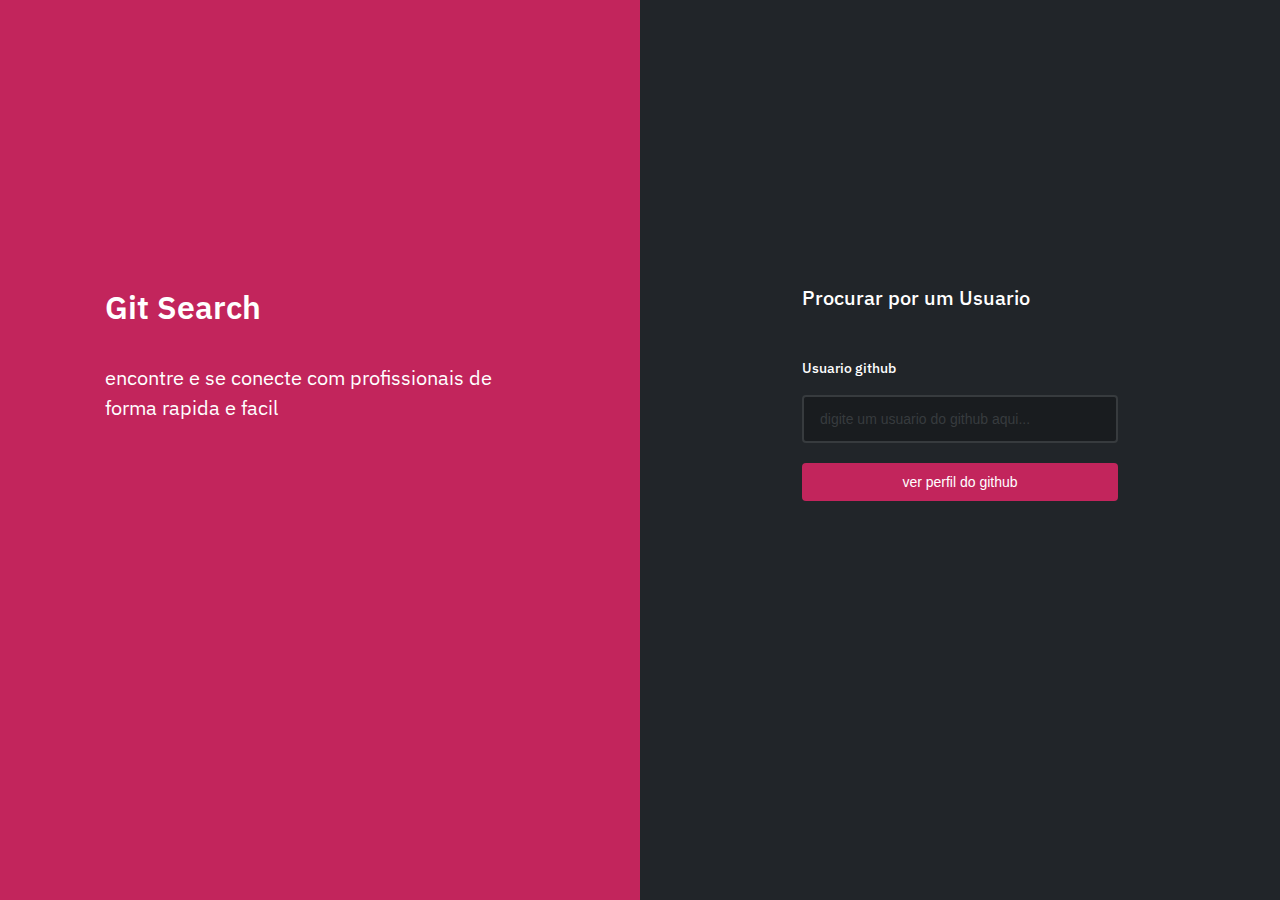
<file: index.html>
<!DOCTYPE html>
<html lang="en">
  <head>
    <meta charset="UTF-8" />
    <meta http-equiv="X-UA-Compatible" content="IE=edge" />
    <meta name="viewport" content="width=device-width, initial-scale=1.0" />

    <!-- FONTES -->
    <link rel="preconnect" href="https://fonts.googleapis.com" />
    <link rel="preconnect" href="https://fonts.gstatic.com" crossorigin />
    <link
      href="https://fonts.googleapis.com/css2?family=Inter:wght@100;200;300;400;500;600;700;800;900&display=swap"
      rel="stylesheet"
    />

    <!--                                                 CSS                                                      -->
    <link rel="stylesheet" href="src/styles/globalStyles.css" />
    <link rel="stylesheet" href="src/styles/text.css" />
    <link rel="stylesheet" href="src/styles/inputs.css" />
    <link rel="stylesheet" href="src/styles/buttons.css" />

    <!--                                            estilo da pagina                                               -->
    <link rel="stylesheet" href="src/styles/index.css">

    <title>Git Search</title>
  </head>
  
  <body>
    <main>
      <!-- <div class="container">
        <div class="column1 flex flex-column">
          <h1 class="title-1">Git Search</h1>
          <p class="text-1">
            encontre e se conecte com profissionais de forma rapida e facil
          </p>
        </div>

        <form class="column2 flex flex-column">
          <h1 class="title-1">Procurar por um Usuario</h1>
          <div class="input-group">
            <label for="username">Usuario github</label>
            <input type="text" placeholder="digite um usuario do github aqui..." id="username"/>
          </div>
          <button class="button-primary">ver perfil do github</button>
        </form>
      </div> -->
      <div class="container__column1">
        <div class="column1__containerText">
          <h1 class="title-column1">Git Search</h1>
          <p class="text-colum1">
            encontre e se conecte com profissionais de forma rapida e facil
          </p>
        </div>
      </div>

      <form class="container__column2">
        <div class="column2__containerText">
          <h2 class="title-column2">Procurar por um Usuario</h2>
          <div class="input-group">
            <label for="username" class="text-column2">Usuario github</label>
            <input type="text" placeholder="digite um usuario do github aqui..." id="username" class="text-placeholderColumn2"/>
          </div>
          <button class="button-primary text-column2">ver perfil do github</button>
        </div>
      </form>

    </main>

    <script type="module" src="./src/scripts/index.js"></script>
  </body>
</html>
</file>
<file: src/styles/globalStyles.css>
@import url("https://fonts.googleapis.com/css2?family=IBM+Plex+Sans:wght@400;700&display=swap");
@import url("https://fonts.googleapis.com/css2?family=Inter:wght@400;600&display=swap");

* {
  margin: 0;
  padding: 0;
  box-sizing: border-box;
}

:root {
  --color-brand-1: #c2255c;
  --color-brand-2: #d6336c;
  --color-grey-1: #191c1f;
  --color-grey-2: #212529;
  --color-grey-3: #33363a;
  --color-grey-4: #373b3e;
  --color-grey-6: #a6a8a9;
  --color-grey-7: #ffffff;
  --color-alert: #c22554;
  --font-primary: "Inter", sans-serif;

  /*                                texts                    */
  --font-family-1: "IBM Plex Sans", sans-serif;
  --font-family-2: "Inter", sans-serif;

  --font-title-0: 38px;

  --font-title-1: 32px; /* weight: 600px |  line height 48px*/
  --font-text-1: 20px; /* weight: 400px |  line height 30px*/

  --font-title-2: 20px;  /* weight: 500px | line-height: 30px */
  --font-text-2: 14px;   /* weight: 500px | line-height: 21px */

  --font-text-3: 14px /* weight: 400px |  line height 21px*/

  --font-text-4: 16px;

  --font-title-3: 24px;

}

body {
  font-family: var(--font-family-1);
  width: 100%;
  height: 100%;
}
</file>
<file: src/styles/text.css>
.title-column1 {
    font-size: var(--font-title-1);
    color: var(--color-grey-7);
    font-weight: 600;
    line-height: 48px;
  }
.text-colum1{
    font-size: var(--font-text-1);
    color: var(--color-grey-7);
    font-weight: 400;
    line-height: 30px;
}

.title-column2{
   font-size: var(--font-title-2);
   color: var(--color-grey-7);
   font-weight: 500;
   line-height: 30px;
}
.text-column2{
   font-size: var(--font-text-2);
   color: var(--color-grey-7);
   font-weight: 500;
   line-height: 21px;
}
.text-placeholderColumn2{
   font-size: var(--font-text-2);
   color: var(--color-grey-7);
   font-weight: 400;
   line-height: 21px;
}

/*                   PG PROFILE               */
.title-usuario{
   font-size: var(--font-title-3);
    color: var(--color-grey-7);
    font-weight: 700;
    line-height: 29px;
}
.title-li{
   font-size: var(--font-title-2);
   color: var(--color-grey-7);
   font-weight: 500;
   line-height: 24.2px;
}
.text-li{
   font-size: var(--font-text-2);
   color: var(--color-grey-6);
   font-weight: 400;
   line-height: 21px;
}

/*                   PG ERROR               */
.title-error{
   font-size: var(--font-title-0);
   color: var(--color-grey-7);
   font-weight: 700;
   line-height: 50px;
}
.text-error{
   font-size: var(--font-text-4);
   color: var(--color-grey-6);
   font-weight: 600;
   line-height: 24px;
}
.text-error_span{
   color: var(--color-grey-7);
}
</file>
<file: src/styles/inputs.css>
.input-group {
    display: flex;
    flex-direction: column;
    gap: 16px;
    margin-top: 45px;
    margin-bottom: 20px;
  }
  /* 
  width: 100%;
  height: 38px;
  background-color: var(--color-brand-1);
  color: var(--color-grey-7);
  border-radius: 4px;
  border: 2px solid transparent;
  cursor: pointer; 
  */
  .input-group label {
   font-size: 14px;
   font-weight: 500;
    color: var(--color-grey-7);
  }
  
  .input-group input {
    height: 48px;
    padding-left: 16px;
    border-radius: 4px;
    background-color: var(--color-grey-1);
    color: var(--color-grey-7);
    border: 2px solid var(--color-grey-4);
  }

  .input-group input::placeholder{
    color: var(--color-grey-4);
  }
</file>
<file: src/styles/buttons.css>
.button_a{
  color: var(--color-grey-7);
  text-decoration: none;
}

.button-primary {
    width: 100%;
    height: 38px;
    background-color: var(--color-brand-1);
    color: var(--color-grey-7);
    border-radius: 4px;
    border: 2px solid transparent;
    cursor: pointer;
}

.button-secundaryHeader{
  width:169px;
  height: 38px;
  background-color: var(--color-grey-3);
  color: var(--color-grey-7);
  border-radius: 4px;
  border: 2px solid transparent;
  cursor: pointer;
}

.button-secundaryHeader:hover{
  border: 2px solid var(--color-brand-2);
  background-color: var(--color-brand-2);
}

.button-terceryCard{
  width: max-content;
  height: max-content;
  background-color: var(--color-grey-2);
  color: var(--color-grey-7);
  border-radius: 8px;
  border: 2px solid var(--color-grey-7);
  cursor: pointer;
  padding: 5.5px 8px;
}
.button-terceryHover:hover{
  border: 2px solid var(--color-brand-2);
  background-color: var(--color-brand-2);
}

.button-quartError{
  width: 100%;
  height: 60px;
  background-color: var(--color-brand-2);
  color: var(--color-grey-7);
  border-radius: 4px;
  border: 2px solid transparent;
  cursor: pointer; 
}
</file>
<file: src/styles/index.css>
/*main{
    width: 100%;
    display: flex;
    background-color: blue;
}
.container{
    max-width: 100%;
    height: 100%;
    margin: 0 auto;
    background-color: green;
    /* display: flex;
    flex-direction: column;
    justify-content: space-between;
}

.column2{
    max-width: 100%;
    display: flex;
    flex-direction: column;
    background-color: red;
}
*/

main{
    width: 100vw;
    height: 100vh;
    display: flex;
    justify-content: center;
    align-items: center;
}
.container__column1{
    width: 100%;
    background-color: var(--color-brand-1);
    height: 100%;
    padding-top: 283px;
    /* padding-left: 50px; */
}
.container__column2{
    width: 100%;
    height: 100%;
    background-color: var(--color-grey-2);
    padding-top: 283px;
}

.column1__containerText{
    width: 431px;
  /*   border: 1px solid white; */
    display: flex;
    flex-direction: column;
    gap: 32px;
    margin: 0 auto;
}
.column2__containerText{
    width: 316px;
    /* border: 1px solid red; */
    display: flex;
    flex-direction: column;
    /* gap: 45px; */
    color: var(--color-grey-7);
    margin: 0 auto;
}
</file>
